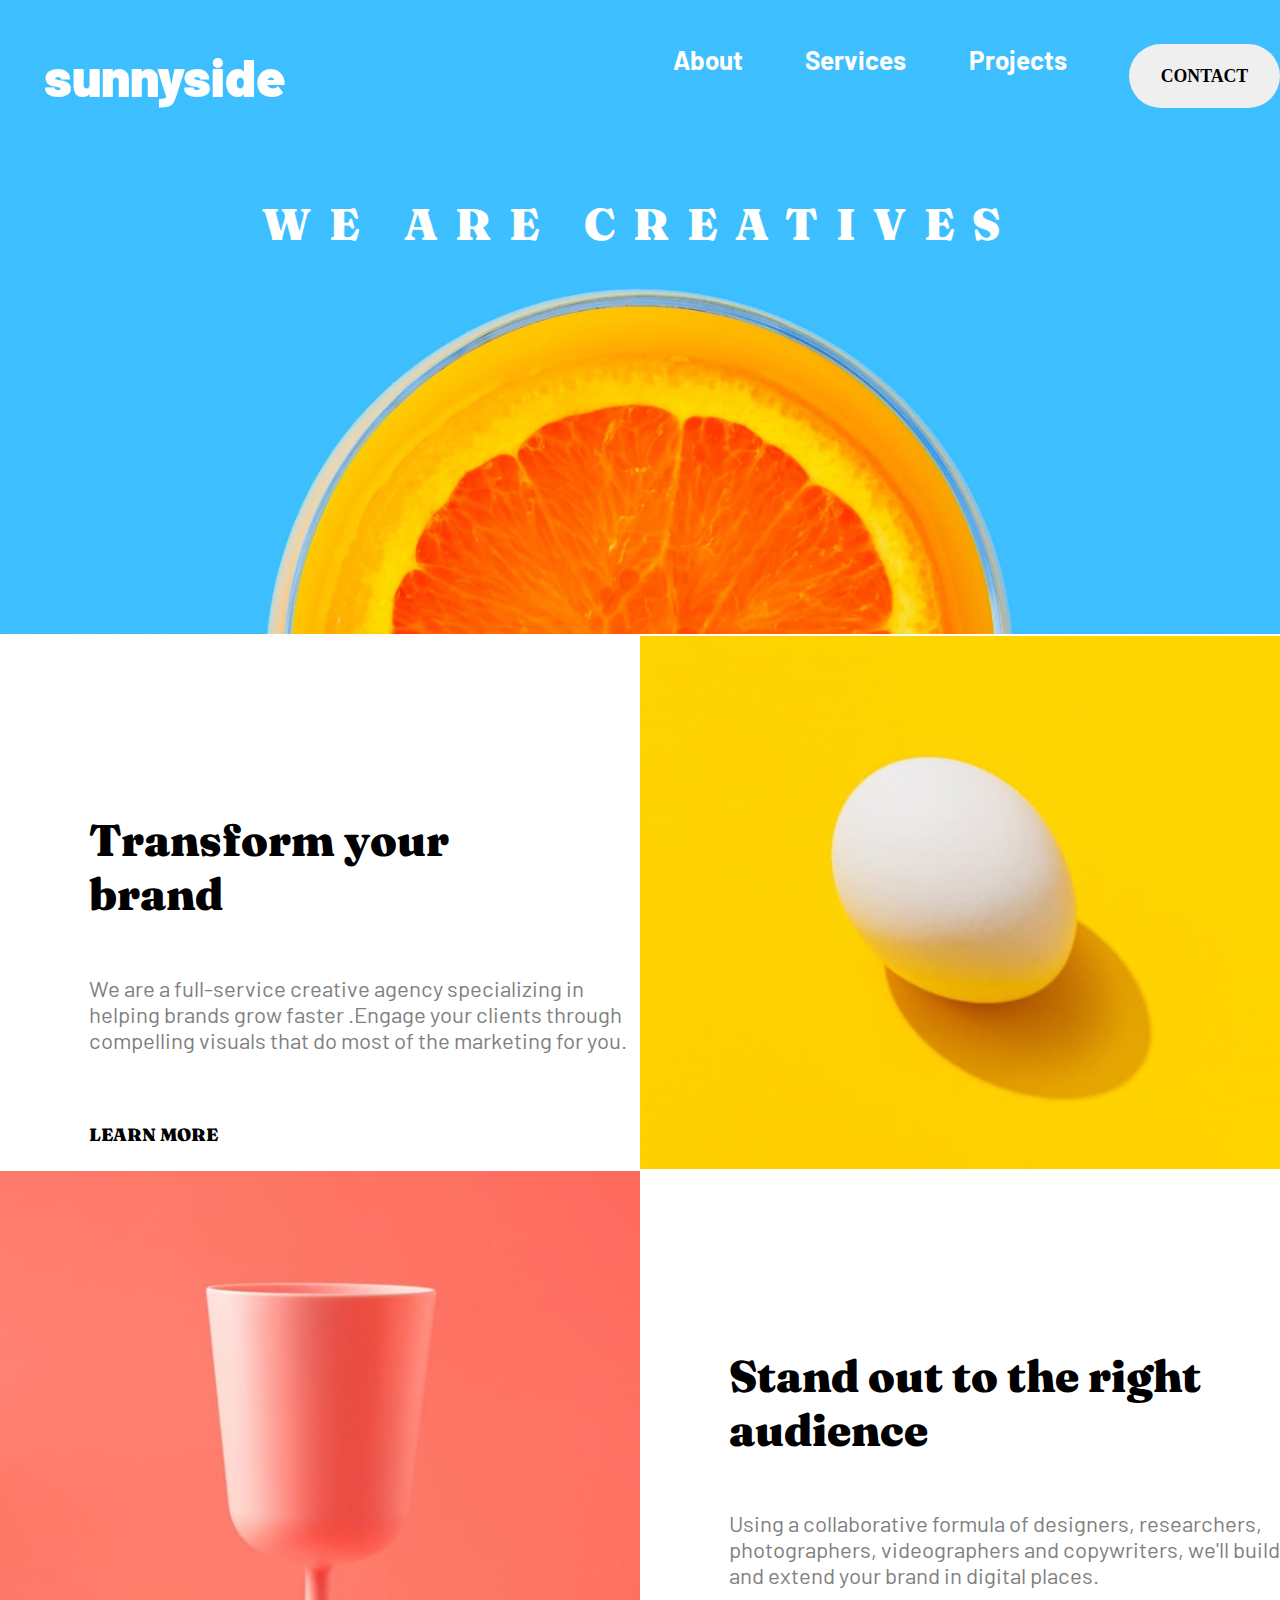
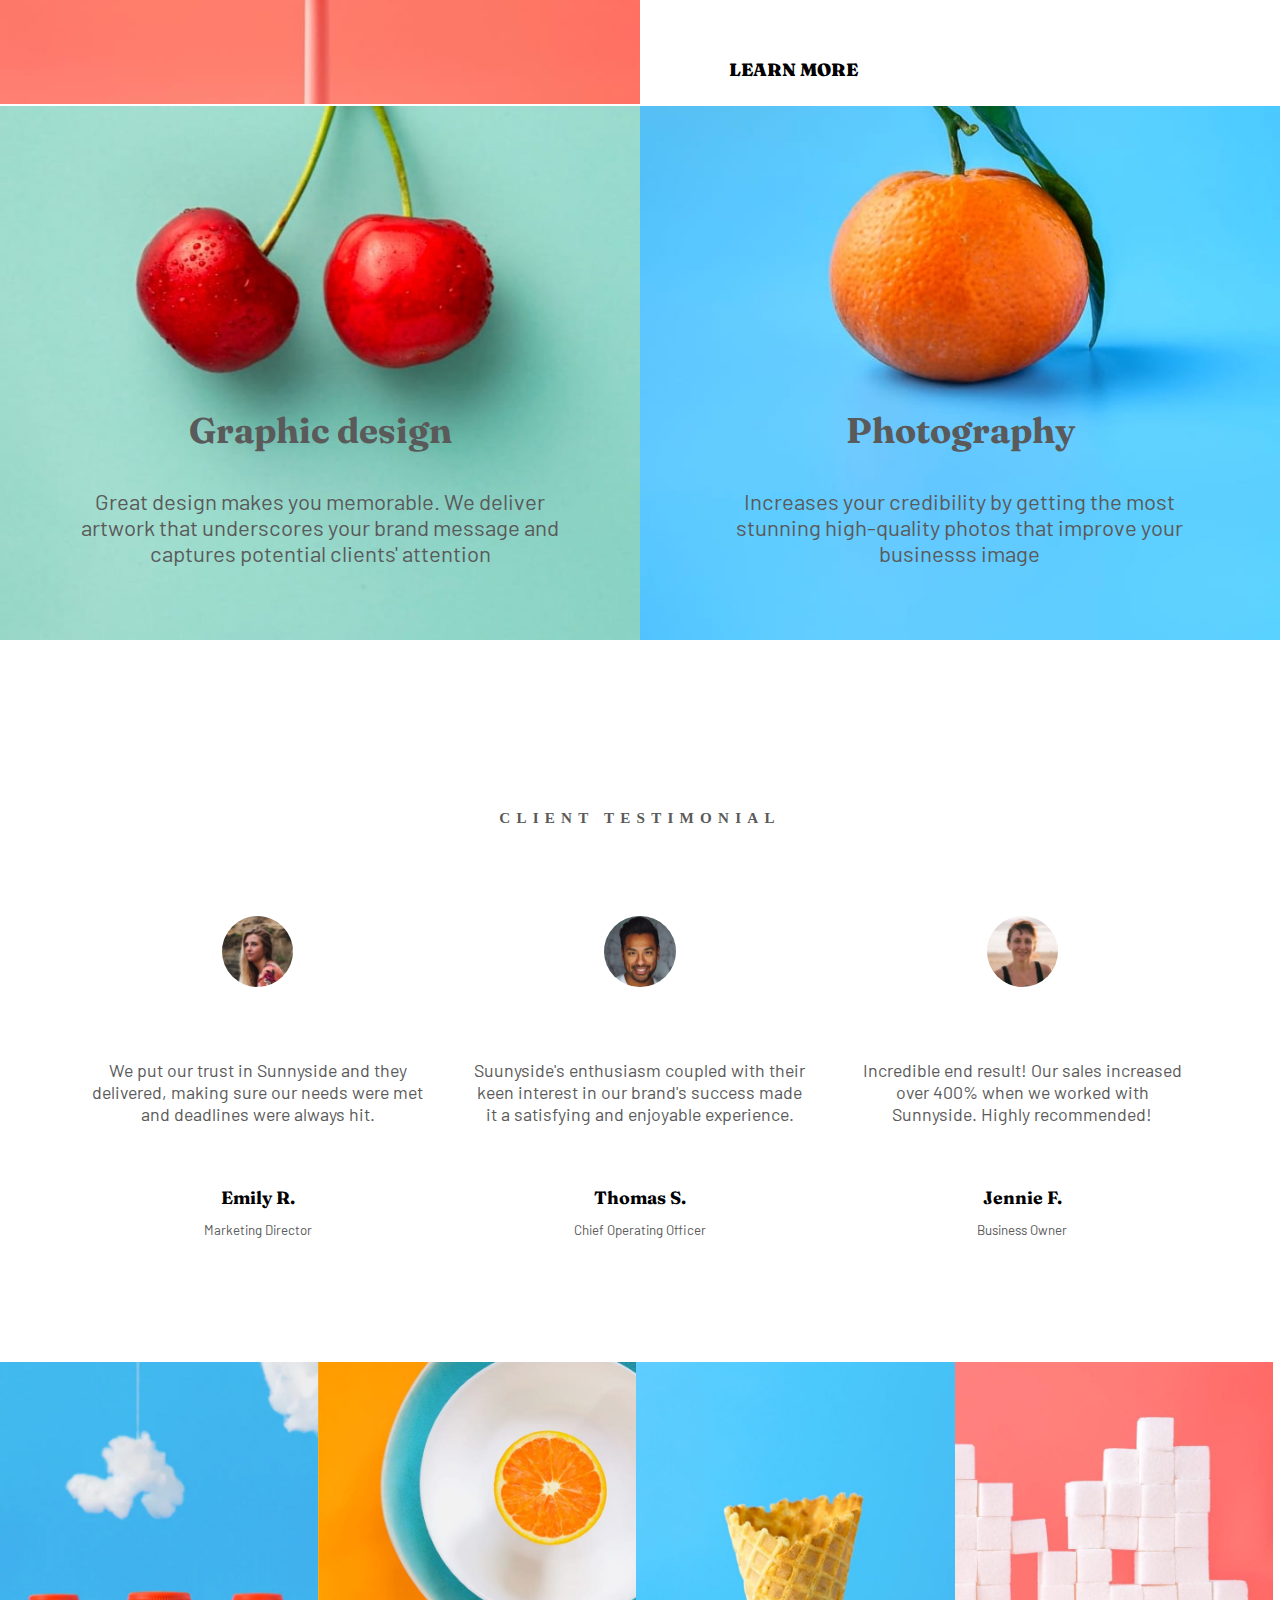
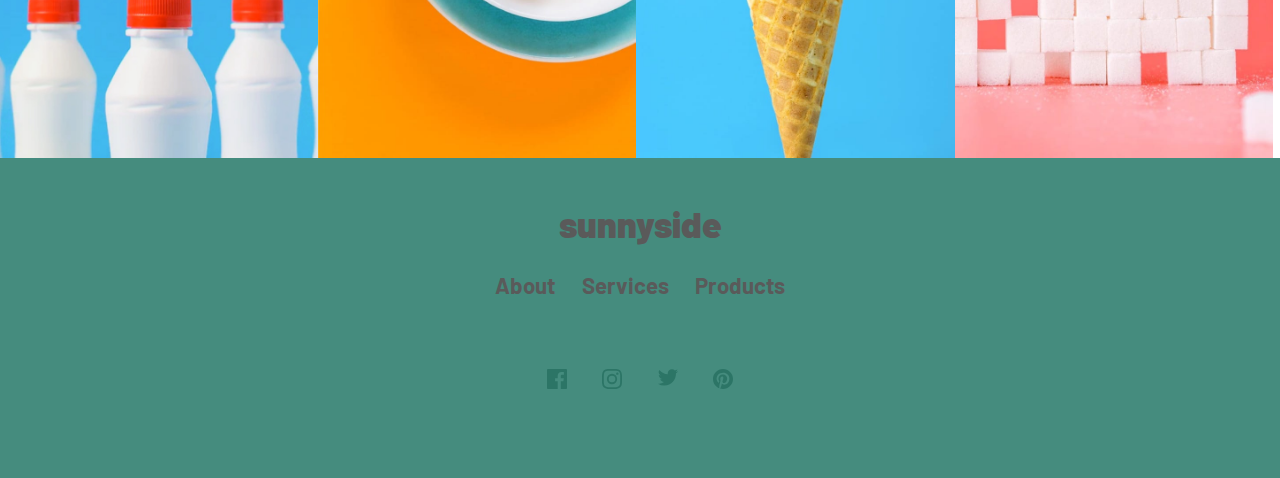
<file: index.html>
<!DOCTYPE html>
<html lang="en">
  <head>
    <meta charset="UTF-8" />
    <meta name="viewport" content="width=device-width, initial-scale=1.0" />
    <!-- displays site properly based on user's device -->

    <link
      rel="icon"
      type="image/png"
      sizes="32x32"
      href="./images/favicon-32x32.png"
    />
    <link rel="preconnect" href="https://fonts.googleapis.com" />
    <link rel="preconnect" href="https://fonts.gstatic.com" crossorigin />
    <link
      href="https://fonts.googleapis.com/css2?family=Barlow:wght@600&display=swap"
      rel="stylesheet"
    />

    <link rel="preconnect" href="https://fonts.googleapis.com" />
    <link rel="preconnect" href="https://fonts.gstatic.com" crossorigin />
    <link
      href="https://fonts.googleapis.com/css2?family=Barlow:wght@600&family=Fraunces:opsz,wght@9..144,700;9..144,900&display=swap"
      rel="stylesheet"
    />
    <link rel="stylesheet" href="style.css" />

    <title>Sunnyside</title>
  </head>
  <body>
    <main class="main">
      <div class="hero__index">
        <nav class="hero__nav">
          <div class="hero__sunnyside">
            <h2 class="sunnyside">sunnyside</h2>
          </div>
          <div class="hero__fournav">
            <h3 class="hero__fournavtext">About</h3>
            <h3 class="hero__fournavtext">Services</h3>
            <h3 class="hero__fournavtext">Projects</h3>
            <button class="hero__fournavbtn">CONTACT</button>
          </div>
        </nav>
      </div>
      <div class="hero__header">
        <h1 class="hero__heading">WE ARE CREATIVES</h1>
      </div>
      <div class="hero__img">
        <img
          src="./images/desktop/image-header.jpg"
          alt=""
          class="img__header"
        />
      </div>
      <div class="section__grid">
        <div class="section__one">
          <h2 class="section__h2">Transform your brand</h2>
          <p class="sectionp">
            We are a full-service creative agency specializing in helping brands
            grow faster .Engage your clients through compelling visuals that do
            most of the marketing for you.
          </p>
          <p class="section__anchor">LEARN MORE</p>
        </div>
        <div class="section__two">
          <img
            src="./images/desktop/image-transform.jpg"
            alt=""
            class="sectionimg"
          />
        </div>
        <div class="section__four">
          <img
            src="./images/desktop/image-stand-out.jpg"
            alt=""
            class="sectionimg"
          />
        </div>
        <div class="section__three">
          <h2 class="section__h22">Stand out to the right audience</h2>
          <p class="section__p2">
            Using a collaborative formula of designers, researchers,
            photographers, videographers and copywriters, we'll build and extend
            your brand in digital places.
          </p>
          <p class="section__anchor">LEARN MORE</p>
        </div>

        <div class="section__five">
          <img
            class="section__img2"
            src="./images/desktop/image-graphic-design.jpg"
            alt=""
          />
          <h4 class="section__h4">Graphic design</h4>
          <p class="sectionp2">
            Great design makes you memorable. We deliver artwork that
            underscores your brand message and captures potential clients'
            attention
          </p>
        </div>
        <div class="section__six">
          <img
            class="section__img2"
            src="./images/desktop/image-photography.jpg"
            alt=""
          />
          <h4 class="section__h44">Photography</h4>
          <p class="sectionp22">
            Increases your credibility by getting the most stunning high-quality
            photos that improve your businesss image
          </p>
        </div>
      </div>
      <div class="testimonial__header">
        <h2 class="testimonial__heading">CLIENT TESTIMONIAL</h2>
      </div>
      <div class="testimonials">
        <div class="first__testimonial">
          <img
            class="testimonial__person"
            src="./images/image-emily.jpg"
            alt=""
          />
          <p class="testimonial__testimonies">
            We put our trust in Sunnyside and they delivered, making sure our
            needs were met and deadlines were always hit.
          </p>
          <div class="testimonial__details">
            <h4 class="testimonial__name">Emily R.</h4>
            <p class="testimonial__position">Marketing Director</p>
          </div>
        </div>
        <div class="second__testimonial">
          <img
            class="testimonial__person"
            src="./images/image-thomas.jpg"
            alt=""
          />
          <p class="testimonial__testimonies">
            Suunyside's enthusiasm coupled with their keen interest in our
            brand's success made it a satisfying and enjoyable experience.
          </p>
          <div class="testimonial__details">
            <h4 class="testimonial__name">Thomas S.</h4>
            <p class="testimonial__position">Chief Operating Officer</p>
          </div>
        </div>
        <div class="third__testimonial">
          <img
            class="testimonial__person"
            src="./images/image-jennie.jpg"
            alt=""
          />
          <p class="testimonial__testimonies">
            Incredible end result! Our sales increased over 400% when we worked
            with Sunnyside. Highly recommended!
          </p>
          <div class="testimonial__details">
            <h4 class="testimonial__name">Jennie F.</h4>
            <p class="testimonial__position">Business Owner</p>
          </div>
        </div>
      </div>
      <div class="lifestyles">
        <img
          class="lifestyles__images"
          src="./images/desktop/image-gallery-milkbottles.jpg"
          alt=""
        />
        <img
          class="lifestyles__images"
          src="./images/desktop/image-gallery-orange.jpg"
          alt=""
        />
        <img
          class="lifestyles__images"
          src="./images/desktop/image-gallery-cone.jpg"
          alt=""
        />
        <img
          class="lifestyles__images"
          src="./images/desktop/image-gallery-sugarcubes.jpg"
          alt=""
        />
      </div>
      <div class="footer">
        <div class="footer__header">
          <h4 class="footer__heading">sunnyside</h4>
        </div>
        <div class="footer__list">
          <h5 class="footer__lister">About</h5>
          <h5 class="footer__lister">Services</h5>
          <h5 class="footer__lister">Products</h5>
        </div>
        <div class="footer__socials">
          <svg width="20" height="20" xmlns="http://www.w3.org/2000/svg">
            <path
              d="M18.896 0H1.104C.494 0 0 .494 0 1.104v17.793C0 19.506.494 20 1.104 20h9.58v-7.745H8.076V9.237h2.606V7.01c0-2.583 1.578-3.99 3.883-3.99 1.104 0 2.052.082 2.329.119v2.7h-1.598c-1.254 0-1.496.597-1.496 1.47v1.928h2.989l-.39 3.018h-2.6V20h5.098c.608 0 1.102-.494 1.102-1.104V1.104C20 .494 19.506 0 18.896 0z"
              fill="#2C7566"
              fill-rule="nonzero"
            />
          </svg>
          <svg width="20" height="20" xmlns="http://www.w3.org/2000/svg">
            <path
              d="M10 1.802c2.67 0 2.987.01 4.042.059 2.71.123 3.975 1.409 4.099 4.099.048 1.054.057 1.37.057 4.04 0 2.672-.01 2.988-.057 4.042-.124 2.687-1.387 3.975-4.1 4.099-1.054.048-1.37.058-4.041.058-2.67 0-2.987-.01-4.04-.058-2.718-.124-3.977-1.416-4.1-4.1-.048-1.054-.058-1.37-.058-4.041 0-2.67.01-2.986.058-4.04.124-2.69 1.387-3.977 4.1-4.1 1.054-.048 1.37-.058 4.04-.058zM10 0C7.284 0 6.944.012 5.877.06 2.246.227.227 2.242.061 5.877.01 6.944 0 7.284 0 10s.012 3.057.06 4.123c.167 3.632 2.182 5.65 5.817 5.817 1.067.048 1.407.06 4.123.06s3.057-.012 4.123-.06c3.629-.167 5.652-2.182 5.816-5.817.05-1.066.061-1.407.061-4.123s-.012-3.056-.06-4.122C19.777 2.249 17.76.228 14.124.06 13.057.01 12.716 0 10 0zm0 4.865a5.135 5.135 0 100 10.27 5.135 5.135 0 000-10.27zm0 8.468a3.333 3.333 0 110-6.666 3.333 3.333 0 010 6.666zm5.338-9.87a1.2 1.2 0 100 2.4 1.2 1.2 0 000-2.4z"
              fill="#2C7566"
              fill-rule="nonzero"
            />
          </svg>
          <svg width="20" height="17" xmlns="http://www.w3.org/2000/svg">
            <path
              d="M20 2.172a8.192 8.192 0 01-2.357.646 4.11 4.11 0 001.805-2.27 8.22 8.22 0 01-2.606.996A4.096 4.096 0 0013.847.248c-2.65 0-4.596 2.472-3.998 5.037A11.648 11.648 0 011.392 1a4.109 4.109 0 001.27 5.478 4.086 4.086 0 01-1.858-.513c-.045 1.9 1.318 3.679 3.291 4.075a4.113 4.113 0 01-1.853.07 4.106 4.106 0 003.833 2.849A8.25 8.25 0 010 14.658a11.616 11.616 0 006.29 1.843c7.618 0 11.923-6.434 11.663-12.205A8.354 8.354 0 0020 2.172z"
              fill="#2C7566"
              fill-rule="nonzero"
            />
          </svg>
          <svg width="20" height="20" xmlns="http://www.w3.org/2000/svg">
            <path
              d="M10 0C4.477 0 0 4.477 0 10c0 4.237 2.636 7.855 6.356 9.312-.088-.791-.167-2.005.035-2.868.181-.78 1.172-4.97 1.172-4.97s-.299-.6-.299-1.486c0-1.39.806-2.428 1.81-2.428.852 0 1.264.64 1.264 1.408 0 .858-.546 2.14-.828 3.33-.236.995.5 1.807 1.48 1.807 1.778 0 3.144-1.874 3.144-4.58 0-2.393-1.72-4.068-4.176-4.068-2.845 0-4.516 2.135-4.516 4.34 0 .859.331 1.781.745 2.281a.3.3 0 01.069.288l-.278 1.133c-.044.183-.145.223-.335.134-1.249-.581-2.03-2.407-2.03-3.874 0-3.154 2.292-6.052 6.608-6.052 3.469 0 6.165 2.473 6.165 5.776 0 3.447-2.173 6.22-5.19 6.22-1.013 0-1.965-.525-2.291-1.148l-.623 2.378c-.226.869-.835 1.958-1.244 2.621.937.29 1.931.446 2.962.446 5.523 0 10-4.477 10-10S15.523 0 10 0z"
              fill="#2C7566"
              fill-rule="nonzero"
            />
          </svg>
        </div>
      </div>
    </main>
  </body>
</html>
</file>
<file: style.css>
* {
  padding: 0;
  margin: 0;
  box-sizing: border-box;
  /* overflow-x: hidden; */
  /* font-family: "Barlow", sans-serif;
  font-family: "Fraunces", serif; */
}
.main {
  overflow: hidden;
  width: 144rem;
}
html {
  font-size: calc(100vw / 1440 * 10);
}
.hero__nav {
  display: flex;
  padding-top: 5rem;
}
.hero__fournav {
  display: flex;
  margin-left: auto;
  gap: 7rem;
  color: white;
  font-size: 2.5rem;
  font-family: "Barlow";
}
.hero__index {
  position: relative;
}
.sunnyside {
  color: white;
  font-size: 6rem;
  font-family: "Barlow";
  margin-left: 5rem;
  font-weight: 900;
}
.img__header {
  width: 144rem;
  margin-top: -37rem;
  position: relative;
  z-index: -1;
}
.hero__fournavbtn {
  font-family: "'Barlow'";
  border-radius: 10rem;
  width: 17rem;
  border: none;
  font-size: 2rem;
  font-weight: 700;
}
.hero__heading {
  text-align: center;
  margin-top: 10rem;
  color: white;
  font-size: 5rem;
  letter-spacing: 2rem;
  font-family: "Fraunces";
  font-weight: 900;
}
.section__grid {
  display: grid;
  grid-template-columns: 2fr 2fr;
  width: 144rem;
}
.section__one {
  width: 72rem;
}
.section__two {
  width: 72rem;
}
.section__three {
  width: 72rem;
}
.section__four {
  width: 72rem;
}
.section__h2 {
  font-size: 5rem;
  font-family: "Fraunces";
  width: 41rem;
  margin-top: 20rem;
  margin-left: 10rem;
  font-weight: 900;
}
.sectionp {
  font-size: 2.5rem;
  font-family: "Barlow";
  width: 63rem;
  margin-top: 6rem;
  margin-left: 10rem;
  color: gray;
}
.section__anchor {
  margin-top: 8rem;
  margin-left: 10rem;
  font-size: 2rem;
  font-family: "Fraunces";
  font-weight: 900;
}
.section__h22 {
  font-size: 5rem;
  font-family: "Fraunces";
  width: 57rem;
  margin-top: 20rem;
  margin-left: 10rem;
  font-weight: 900;
}
.section__p2 {
  font-size: 2.5rem;
  font-family: "Barlow";
  width: 63rem;
  margin-top: 6rem;
  margin-left: 10rem;
  color: gray;
}
.sectionimg {
  width: 72rem;
}
.section__h4 {
  font-family: "Fraunces";
  font-size: 4rem;
  text-align: center;
  position: absolute;
  top: 34rem;
  left: 0rem;
  color: #5a5a5a;
  right: 0rem;
  margin: 0 auto;
}
.sectionp2 {
  font-size: 2.5rem;
  font-family: "Barlow";
  width: 59rem;
  text-align: center;
  margin-top: 4rem;
  position: absolute;
  top: 43rem;
  left: 0rem;
  color: #5a5a5a;
  right: 0rem;
  margin: 0 auto;
}
.section__h44 {
  font-family: "Fraunces";
  font-size: 4rem;
  text-align: center;
  position: absolute;
  top: 34rem;
  left: 0rem;
  color: #5a5a5a;
  right: 0rem;
  margin: 0 auto;
}
.section__five {
  position: relative;
}
.sectionp22 {
  font-size: 2.5rem;
  font-family: "Barlow";
  width: 58rem;
  text-align: center;
  margin-top: 4rem;
  position: absolute;
  top: 43rem;
  left: 0rem;
  color: #5a5a5a;
  right: 0rem;
  margin: 0 auto;
}
.section__h5,
.section__six {
  width: 72rem;
  position: relative;
}
.section__img2 {
  width: 100%;
}
.testimonial__heading {
  font-family: "'FRAUNCES'";
  text-align: center;
  font-size: 1.7rem;
  letter-spacing: 0.7rem;
  margin-top: 19rem;
  color: #5a5a5a;
}
.testimonial__person {
  border-radius: 50%;
  width: 8rem;
  margin: 0 auto;
  display: block;
}

.testimonials {
  display: flex;
  margin-top: 10rem;
  gap: 5rem;
  margin: 0 auto;
  padding-right: 10rem;
  padding-left: 10rem;
  padding-top: 10rem;
}
.testimonial__testimonies {
  font-size: 2rem;
  font-family: "Barlow";
  width: 38rem;
  text-align: center;
  color: #5a5a5a;
  margin-top: 8rem;
}
.testimonial__name {
  font-size: 2rem;
  font-family: "Fraunces";
  text-align: center;
  margin-top: 7rem;
}
.testimonial__position {
  font-size: 1.5rem;
  font-family: "Barlow";
  text-align: center;
  color: #5a5a5a;
  margin-top: 1.5rem;
}
.lifestyles {
  display: flex;
  width: 144rem;
}
.lifestyles__images {
  width: 35.8rem;
  margin-top: 14rem;
}
.footer {
  background-color: hsl(168, 34%, 41%);
  text-align: center;
}
.footer__heading {
  padding-top: 5rem;
  font-size: 4rem;
  font-family: "Barlow";
  font-weight: 900;
  color: #5a5a5a;
}
.footer__list {
  display: flex;
  gap: 3rem;
  justify-content: center;
}
.footer__lister {
  padding-top: 3rem;
  font-size: 2.5rem;
  font-family: "Barlow";
  color: #5a5a5a;
}
.footer__socials {
  padding-top: 8rem;
  display: flex;
  justify-content: center;
  gap: 4rem;
  padding-bottom: 10rem;
}
</file>
